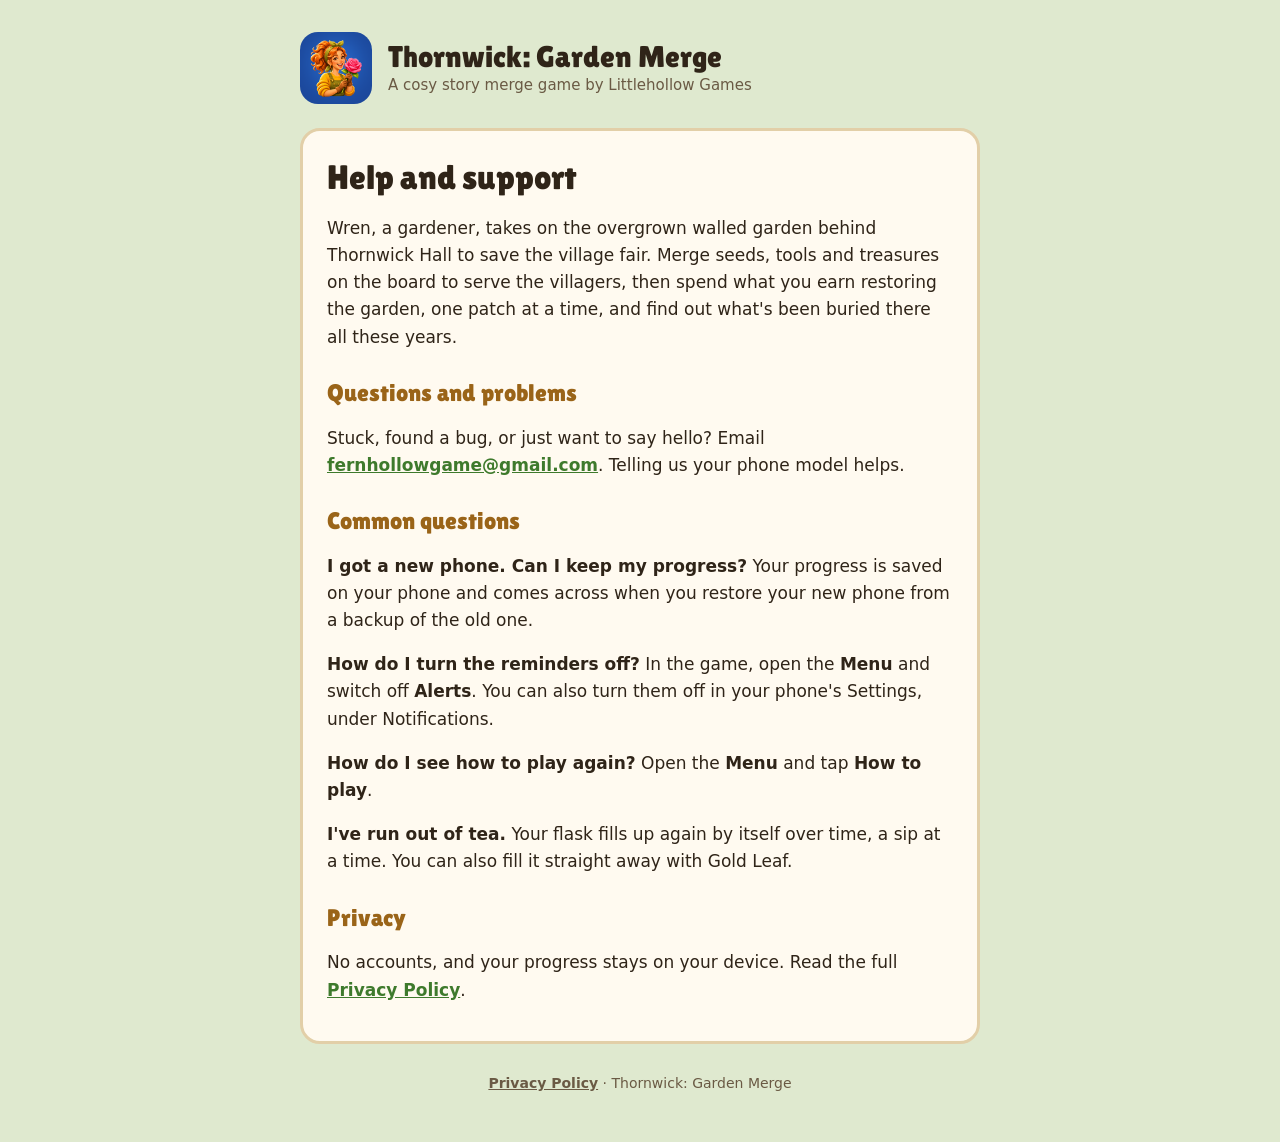
<file: index.html>
<!doctype html>
<html lang="en-GB">
<head>
  <meta charset="utf-8">
  <meta name="viewport" content="width=device-width, initial-scale=1, viewport-fit=cover">
  <title>Thornwick · Help</title>
  <meta name="description" content="Help and support for Thornwick: Garden Merge, a cosy story merge game.">
  <link rel="icon" href="icon.png">
  <link rel="stylesheet" href="style.css">
</head>
<body>
<main>
  <header>
    <img src="icon.png" alt="">
    <div><div class="name">Thornwick: Garden Merge</div><div class="tag">A cosy story merge game by Littlehollow Games</div></div>
  </header>

  <div class="card">
    <h1>Help and support</h1>
    <p>Wren, a gardener, takes on the overgrown walled garden behind Thornwick Hall to save the village fair. Merge seeds, tools and treasures on the board to serve the villagers, then spend what you earn restoring the garden, one patch at a time, and find out what's been buried there all these years.</p>

    <h2>Questions and problems</h2>
    <p>Stuck, found a bug, or just want to say hello? Email <a href="mailto:fernhollowgame@gmail.com">fernhollowgame@gmail.com</a>. Telling us your phone model helps.</p>

    <h2>Common questions</h2>
    <p><strong>I got a new phone. Can I keep my progress?</strong> Your progress is saved on your phone and comes across when you restore your new phone from a backup of the old one.</p>
    <p><strong>How do I turn the reminders off?</strong> In the game, open the <strong>Menu</strong> and switch off <strong>Alerts</strong>. You can also turn them off in your phone's Settings, under Notifications.</p>
    <p><strong>How do I see how to play again?</strong> Open the <strong>Menu</strong> and tap <strong>How to play</strong>.</p>
    <p><strong>I've run out of tea.</strong> Your flask fills up again by itself over time, a sip at a time. You can also fill it straight away with Gold Leaf.</p>

    <h2>Privacy</h2>
    <p>No accounts, and your progress stays on your device. Read the full <a href="privacy.html">Privacy Policy</a>.</p>
  </div>

  <footer><a href="privacy.html">Privacy Policy</a> · Thornwick: Garden Merge</footer>
</main>
</body>
</html>
</file>
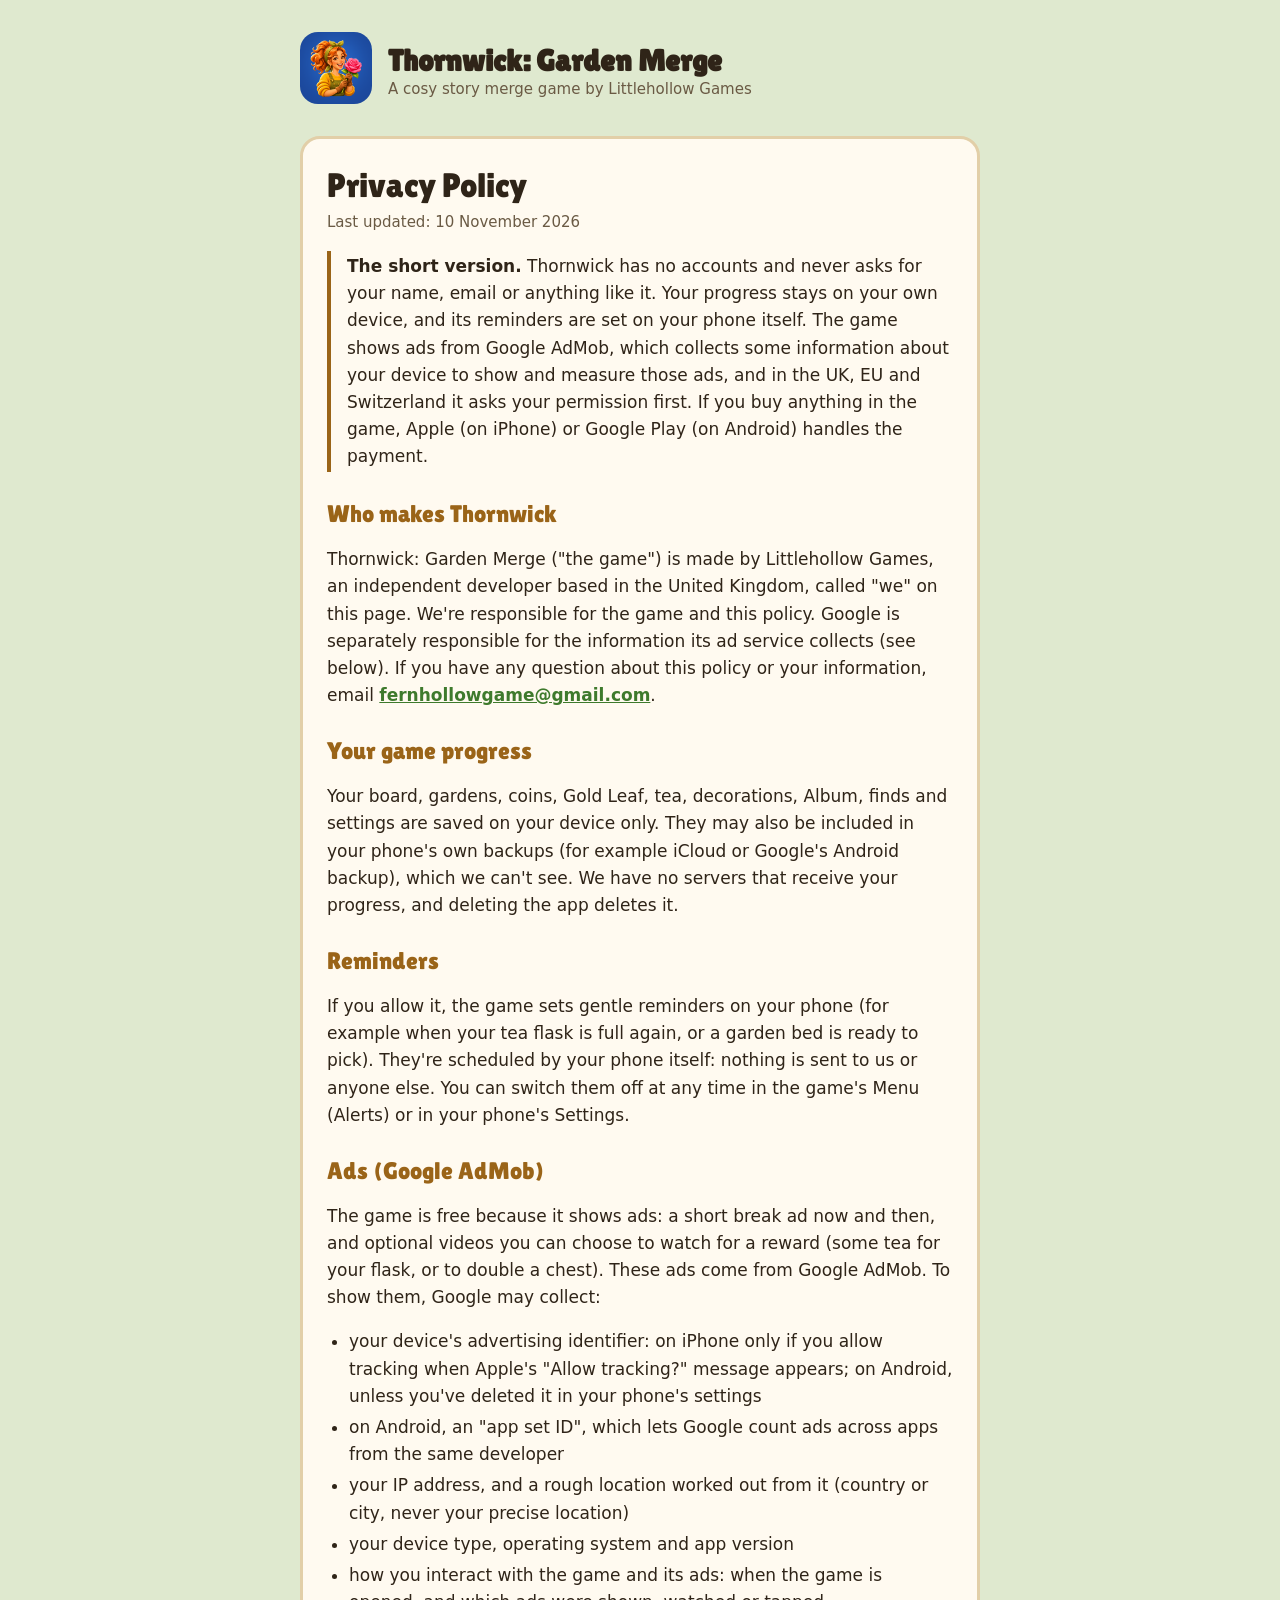
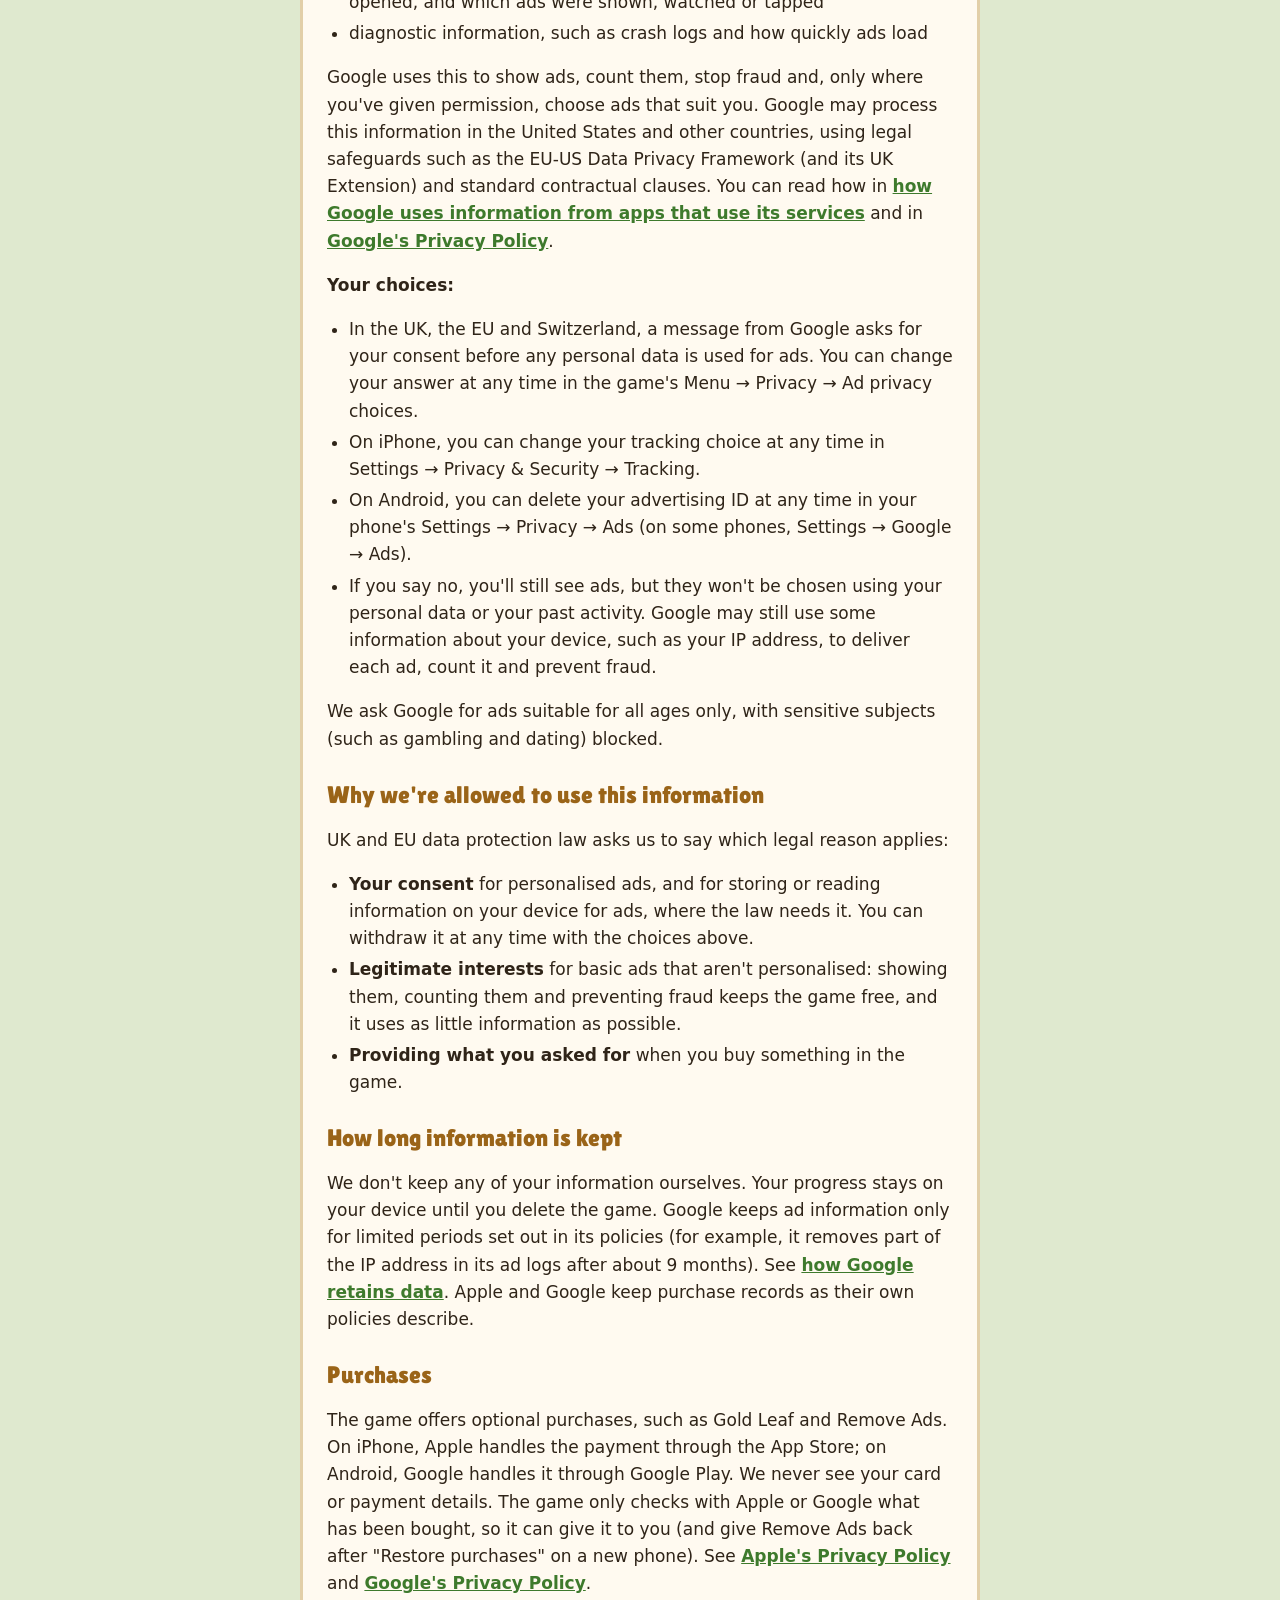
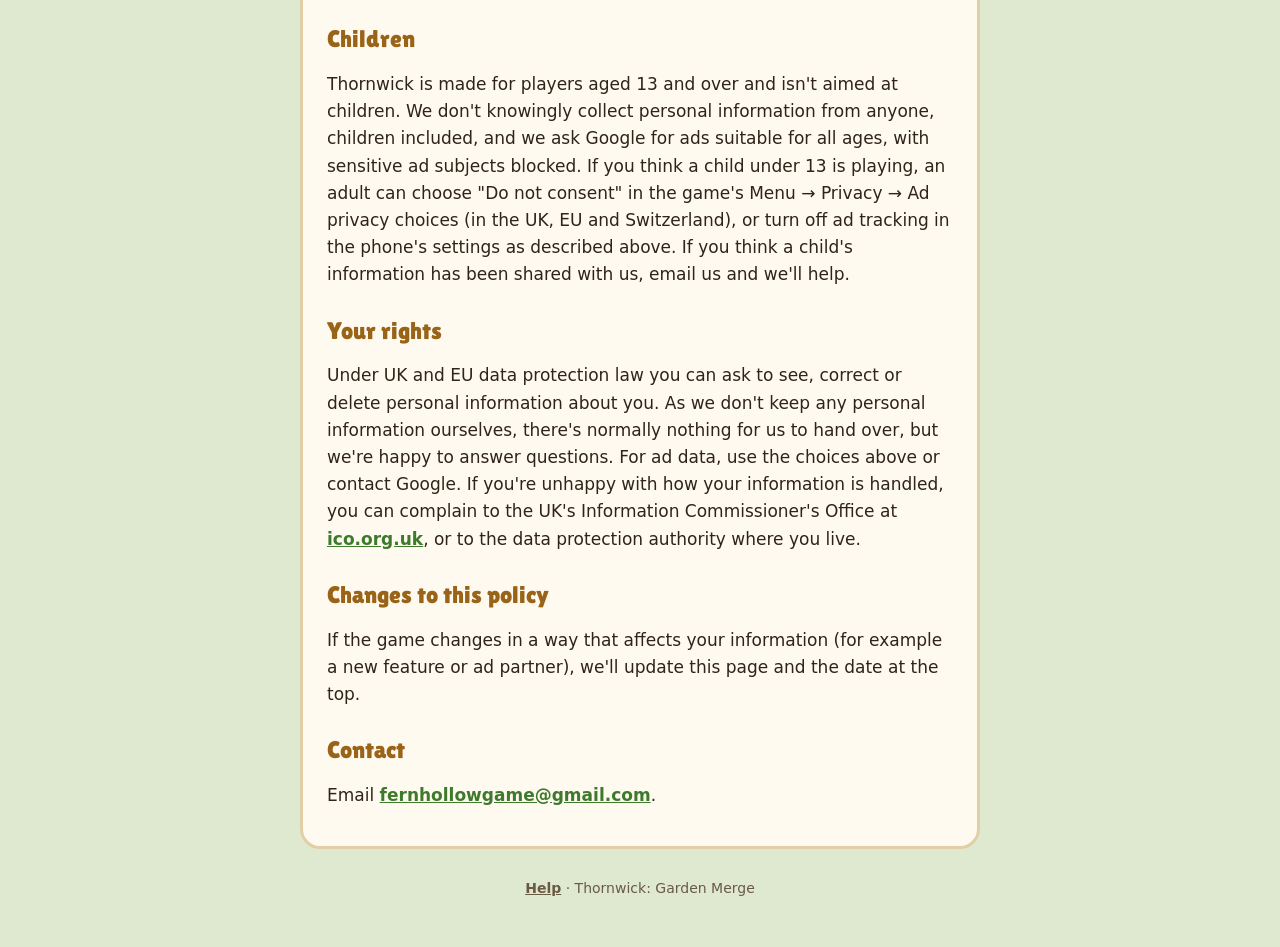
<file: privacy.html>
<!doctype html>
<html lang="en-GB">
<head>
  <meta charset="utf-8">
  <meta name="viewport" content="width=device-width, initial-scale=1, viewport-fit=cover">
  <title>Privacy Policy · Thornwick</title>
  <meta name="description" content="How Thornwick: Garden Merge handles your information.">
  <link rel="icon" href="icon.png">
  <link rel="stylesheet" href="style.css">
</head>
<body>
<main>
  <header>
    <a href="./"><img src="icon.png" alt=""></a>
    <div><div class="name"><a href="./">Thornwick: Garden Merge</a></div><div class="tag">A cosy story merge game by Littlehollow Games</div></div>
  </header>

  <div class="card">
    <h1>Privacy Policy</h1>
    <p class="updated">Last updated: 10 November 2026</p>

    <p class="short"><strong>The short version.</strong> Thornwick has no accounts and never asks for your name, email or anything like it. Your progress stays on your own device, and its reminders are set on your phone itself. The game shows ads from Google AdMob, which collects some information about your device to show and measure those ads, and in the UK, EU and Switzerland it asks your permission first. If you buy anything in the game, Apple (on iPhone) or Google Play (on Android) handles the payment.</p>

    <h2>Who makes Thornwick</h2>
    <p>Thornwick: Garden Merge ("the game") is made by Littlehollow Games, an independent developer based in the United Kingdom, called "we" on this page. We're responsible for the game and this policy. Google is separately responsible for the information its ad service collects (see below). If you have any question about this policy or your information, email <a href="mailto:fernhollowgame@gmail.com">fernhollowgame@gmail.com</a>.</p>

    <h2>Your game progress</h2>
    <p>Your board, gardens, coins, Gold Leaf, tea, decorations, Album, finds and settings are saved on your device only. They may also be included in your phone's own backups (for example iCloud or Google's Android backup), which we can't see. We have no servers that receive your progress, and deleting the app deletes it.</p>

    <h2>Reminders</h2>
    <p>If you allow it, the game sets gentle reminders on your phone (for example when your tea flask is full again, or a garden bed is ready to pick). They're scheduled by your phone itself: nothing is sent to us or anyone else. You can switch them off at any time in the game's Menu (Alerts) or in your phone's Settings.</p>

    <h2>Ads (Google AdMob)</h2>
    <p>The game is free because it shows ads: a short break ad now and then, and optional videos you can choose to watch for a reward (some tea for your flask, or to double a chest). These ads come from Google AdMob. To show them, Google may collect:</p>
    <ul>
      <li>your device's advertising identifier: on iPhone only if you allow tracking when Apple's "Allow tracking?" message appears; on Android, unless you've deleted it in your phone's settings</li>
      <li>on Android, an "app set ID", which lets Google count ads across apps from the same developer</li>
      <li>your IP address, and a rough location worked out from it (country or city, never your precise location)</li>
      <li>your device type, operating system and app version</li>
      <li>how you interact with the game and its ads: when the game is opened, and which ads were shown, watched or tapped</li>
      <li>diagnostic information, such as crash logs and how quickly ads load</li>
    </ul>
    <p>Google uses this to show ads, count them, stop fraud and, only where you've given permission, choose ads that suit you. Google may process this information in the United States and other countries, using legal safeguards such as the EU-US Data Privacy Framework (and its UK Extension) and standard contractual clauses. You can read how in <a href="https://policies.google.com/technologies/partner-sites">how Google uses information from apps that use its services</a> and in <a href="https://policies.google.com/privacy">Google's Privacy Policy</a>.</p>
    <p><strong>Your choices:</strong></p>
    <ul>
      <li>In the UK, the EU and Switzerland, a message from Google asks for your consent before any personal data is used for ads. You can change your answer at any time in the game's Menu → Privacy → Ad privacy choices.</li>
      <li>On iPhone, you can change your tracking choice at any time in Settings → Privacy &amp; Security → Tracking.</li>
      <li>On Android, you can delete your advertising ID at any time in your phone's Settings → Privacy → Ads (on some phones, Settings → Google → Ads).</li>
      <li>If you say no, you'll still see ads, but they won't be chosen using your personal data or your past activity. Google may still use some information about your device, such as your IP address, to deliver each ad, count it and prevent fraud.</li>
    </ul>
    <p>We ask Google for ads suitable for all ages only, with sensitive subjects (such as gambling and dating) blocked.</p>

    <h2>Why we're allowed to use this information</h2>
    <p>UK and EU data protection law asks us to say which legal reason applies:</p>
    <ul>
      <li><strong>Your consent</strong> for personalised ads, and for storing or reading information on your device for ads, where the law needs it. You can withdraw it at any time with the choices above.</li>
      <li><strong>Legitimate interests</strong> for basic ads that aren't personalised: showing them, counting them and preventing fraud keeps the game free, and it uses as little information as possible.</li>
      <li><strong>Providing what you asked for</strong> when you buy something in the game.</li>
    </ul>

    <h2>How long information is kept</h2>
    <p>We don't keep any of your information ourselves. Your progress stays on your device until you delete the game. Google keeps ad information only for limited periods set out in its policies (for example, it removes part of the IP address in its ad logs after about 9 months). See <a href="https://policies.google.com/technologies/retention">how Google retains data</a>. Apple and Google keep purchase records as their own policies describe.</p>

    <h2>Purchases</h2>
    <p>The game offers optional purchases, such as Gold Leaf and Remove Ads. On iPhone, Apple handles the payment through the App Store; on Android, Google handles it through Google Play. We never see your card or payment details. The game only checks with Apple or Google what has been bought, so it can give it to you (and give Remove Ads back after "Restore purchases" on a new phone). See <a href="https://www.apple.com/legal/privacy/">Apple's Privacy Policy</a> and <a href="https://policies.google.com/privacy">Google's Privacy Policy</a>.</p>

    <h2>Children</h2>
    <p>Thornwick is made for players aged 13 and over and isn't aimed at children. We don't knowingly collect personal information from anyone, children included, and we ask Google for ads suitable for all ages, with sensitive ad subjects blocked. If you think a child under 13 is playing, an adult can choose "Do not consent" in the game's Menu → Privacy → Ad privacy choices (in the UK, EU and Switzerland), or turn off ad tracking in the phone's settings as described above. If you think a child's information has been shared with us, email us and we'll help.</p>

    <h2>Your rights</h2>
    <p>Under UK and EU data protection law you can ask to see, correct or delete personal information about you. As we don't keep any personal information ourselves, there's normally nothing for us to hand over, but we're happy to answer questions. For ad data, use the choices above or contact Google. If you're unhappy with how your information is handled, you can complain to the UK's Information Commissioner's Office at <a href="https://ico.org.uk">ico.org.uk</a>, or to the data protection authority where you live.</p>

    <h2>Changes to this policy</h2>
    <p>If the game changes in a way that affects your information (for example a new feature or ad partner), we'll update this page and the date at the top.</p>

    <h2>Contact</h2>
    <p>Email <a href="mailto:fernhollowgame@gmail.com">fernhollowgame@gmail.com</a>.</p>
  </div>

  <footer><a href="./">Help</a> · Thornwick: Garden Merge</footer>
</main>
</body>
</html>
</file>
<file: style.css>
/* Thornwick's web pages: the walled garden's soft greens, cream card and honey wood, and the game's Lilita One lettering
   (as Rocket Gnome's and Fernhollow's pages) */
@font-face { font-family: 'Lilita One'; font-display: swap; src: url(fonts/lilita.ttf) format('truetype'); }

:root {
  --bg: #dfe9cf;
  --card: #fffaf0;
  --ink: #2f2418;
  --muted: #6a5a44;
  --wood: #9a6418;
  --link: #3e7a2c;
  --line: #e2cfa8;
  color-scheme: light;
}
@media (prefers-color-scheme: dark) {
  :root {
    --bg: #18211a;
    --card: #262016;
    --ink: #f4ead8;
    --muted: #c9b79c;
    --wood: #f0b46a;
    --link: #9fd48a;
    --line: #4d3a2a;
    color-scheme: dark;
  }
}

* { box-sizing: border-box; }
body {
  margin: 0;
  background: var(--bg);
  color: var(--ink);
  font: 17px/1.6 system-ui, -apple-system, 'Segoe UI', sans-serif;
  padding: 32px max(16px, env(safe-area-inset-right, 0px)) 48px max(16px, env(safe-area-inset-left, 0px));
}
main { max-width: 680px; margin: 0 auto; }
header { display: flex; align-items: center; gap: 16px; margin-bottom: 24px; }
header img { width: 72px; height: 72px; border-radius: 18px; flex: none; }
header a { color: inherit; text-decoration: none; }
.name { font: 30px/1.1 'Lilita One', 'Arial Rounded MT Bold', sans-serif; }
.tag { color: var(--muted); font-size: 15px; }
.card { background: var(--card); border: 3px solid var(--line); border-radius: 20px; padding: 8px 24px 20px; }
h1, h2 { font-family: 'Lilita One', 'Arial Rounded MT Bold', sans-serif; font-weight: 400; line-height: 1.2; text-wrap: balance; }
h1 { font-size: 34px; margin: 18px 0 4px; }
h2 { font-size: 24px; margin: 28px 0 6px; color: var(--wood); }
.updated { color: var(--muted); font-size: 15px; margin-top: 0; }
a { color: var(--link); font-weight: 700; }
ul { padding-left: 22px; }
li { margin: 4px 0; }
.short { border-left: 4px solid var(--wood); padding: 2px 0 2px 16px; }
footer { color: var(--muted); font-size: 14px; text-align: center; margin-top: 28px; }
footer a { color: var(--muted); }
</file>
